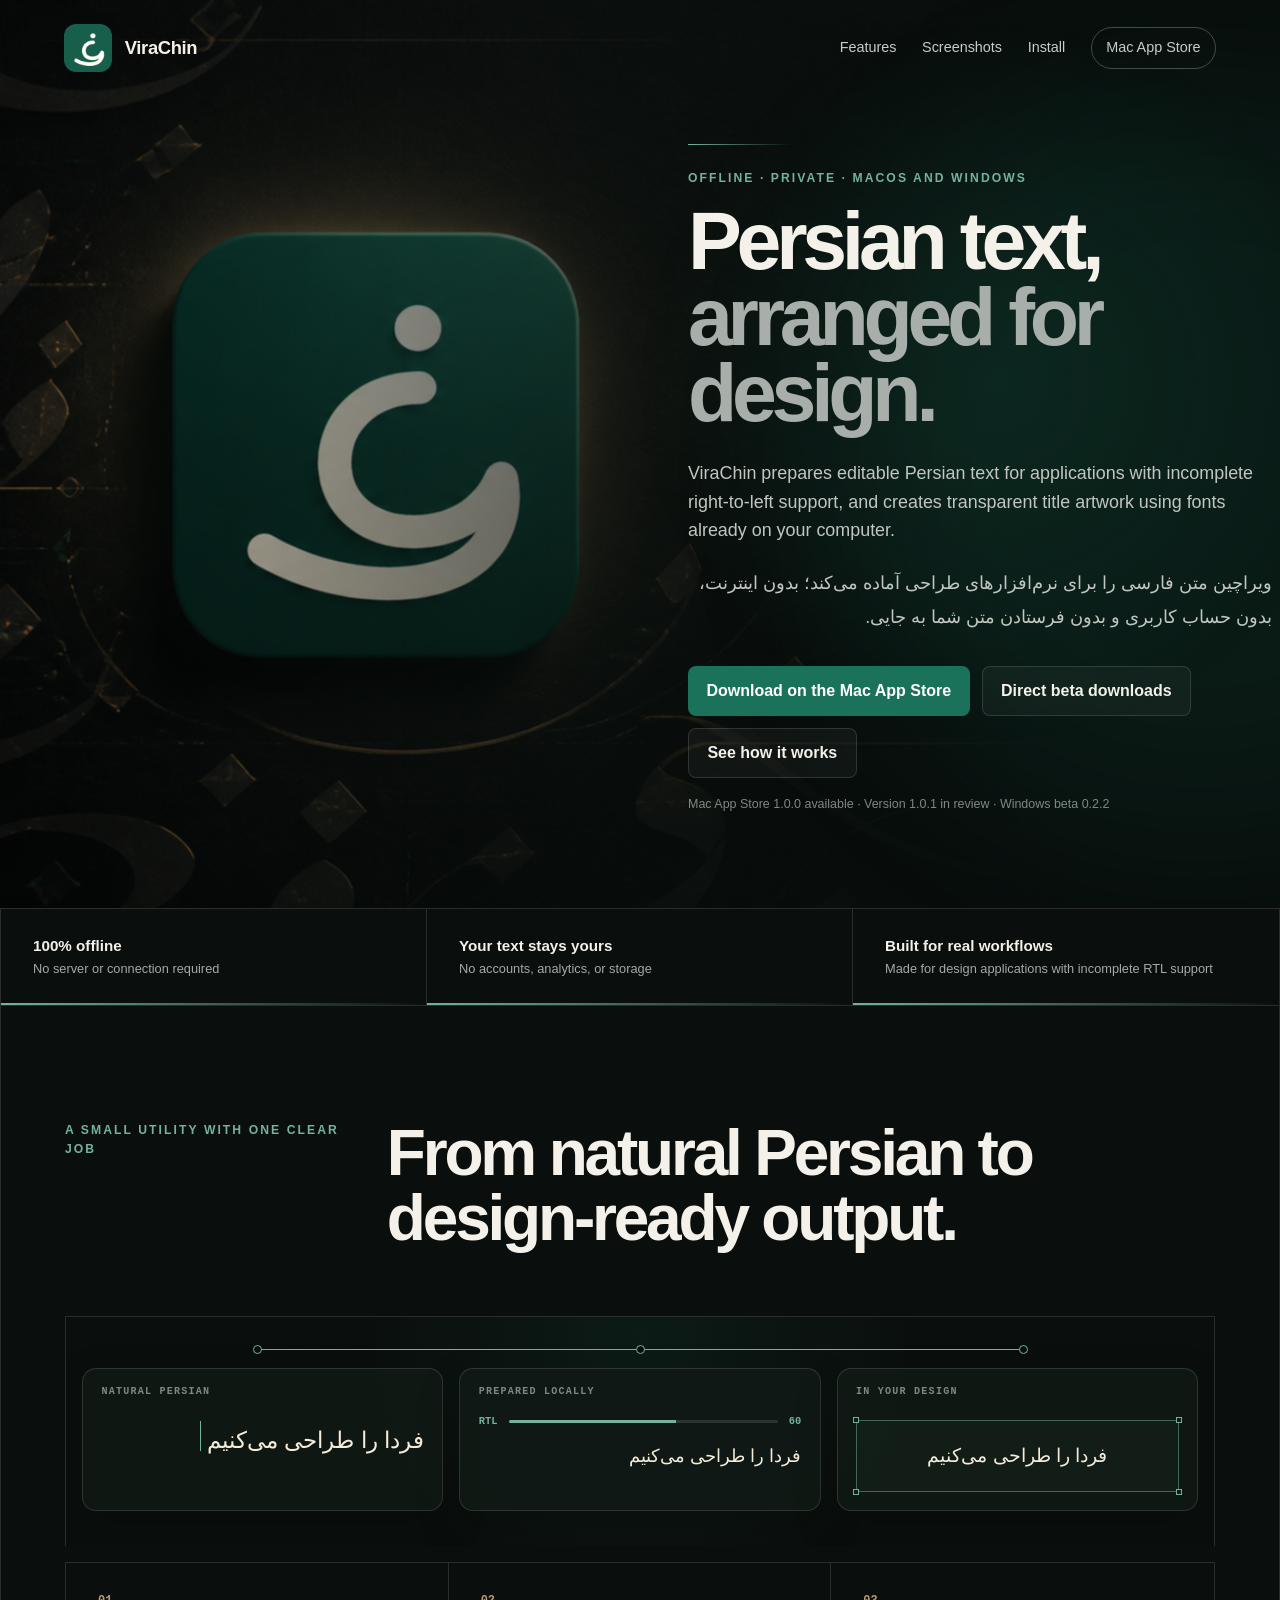
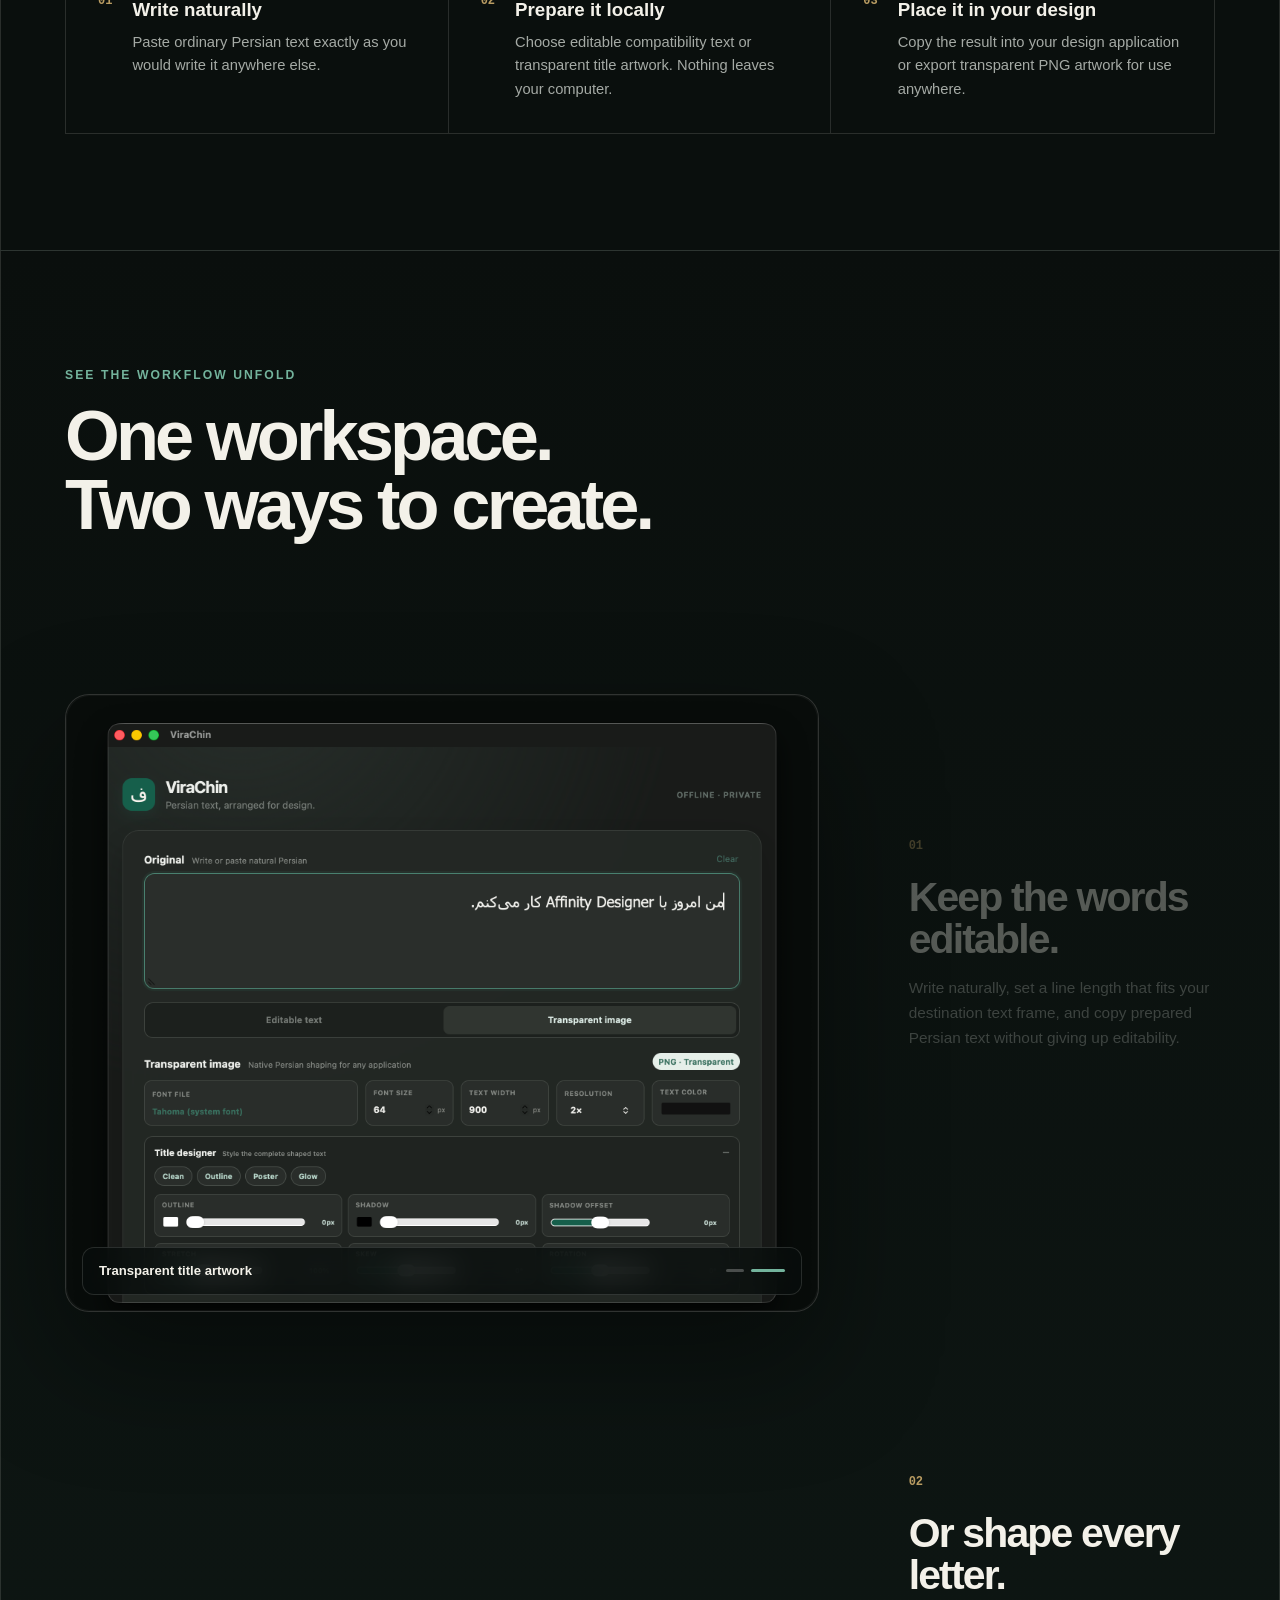
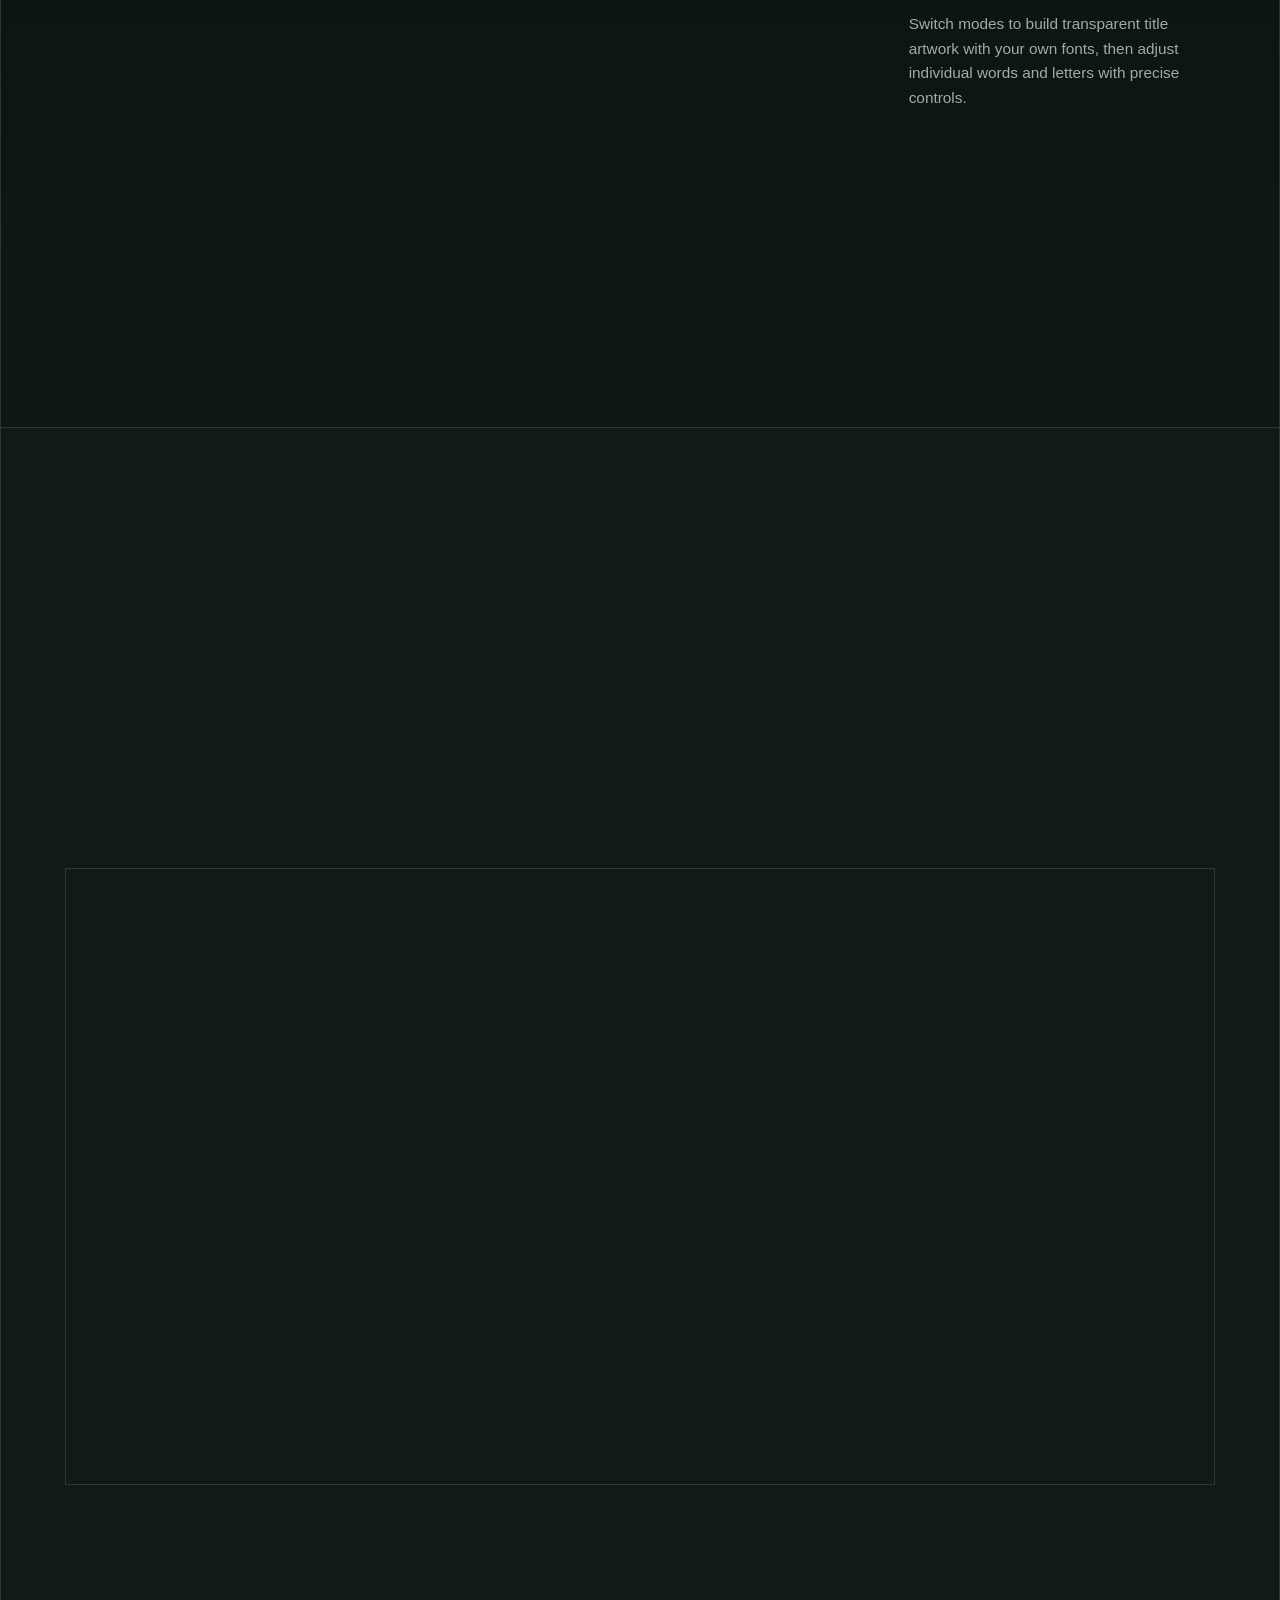
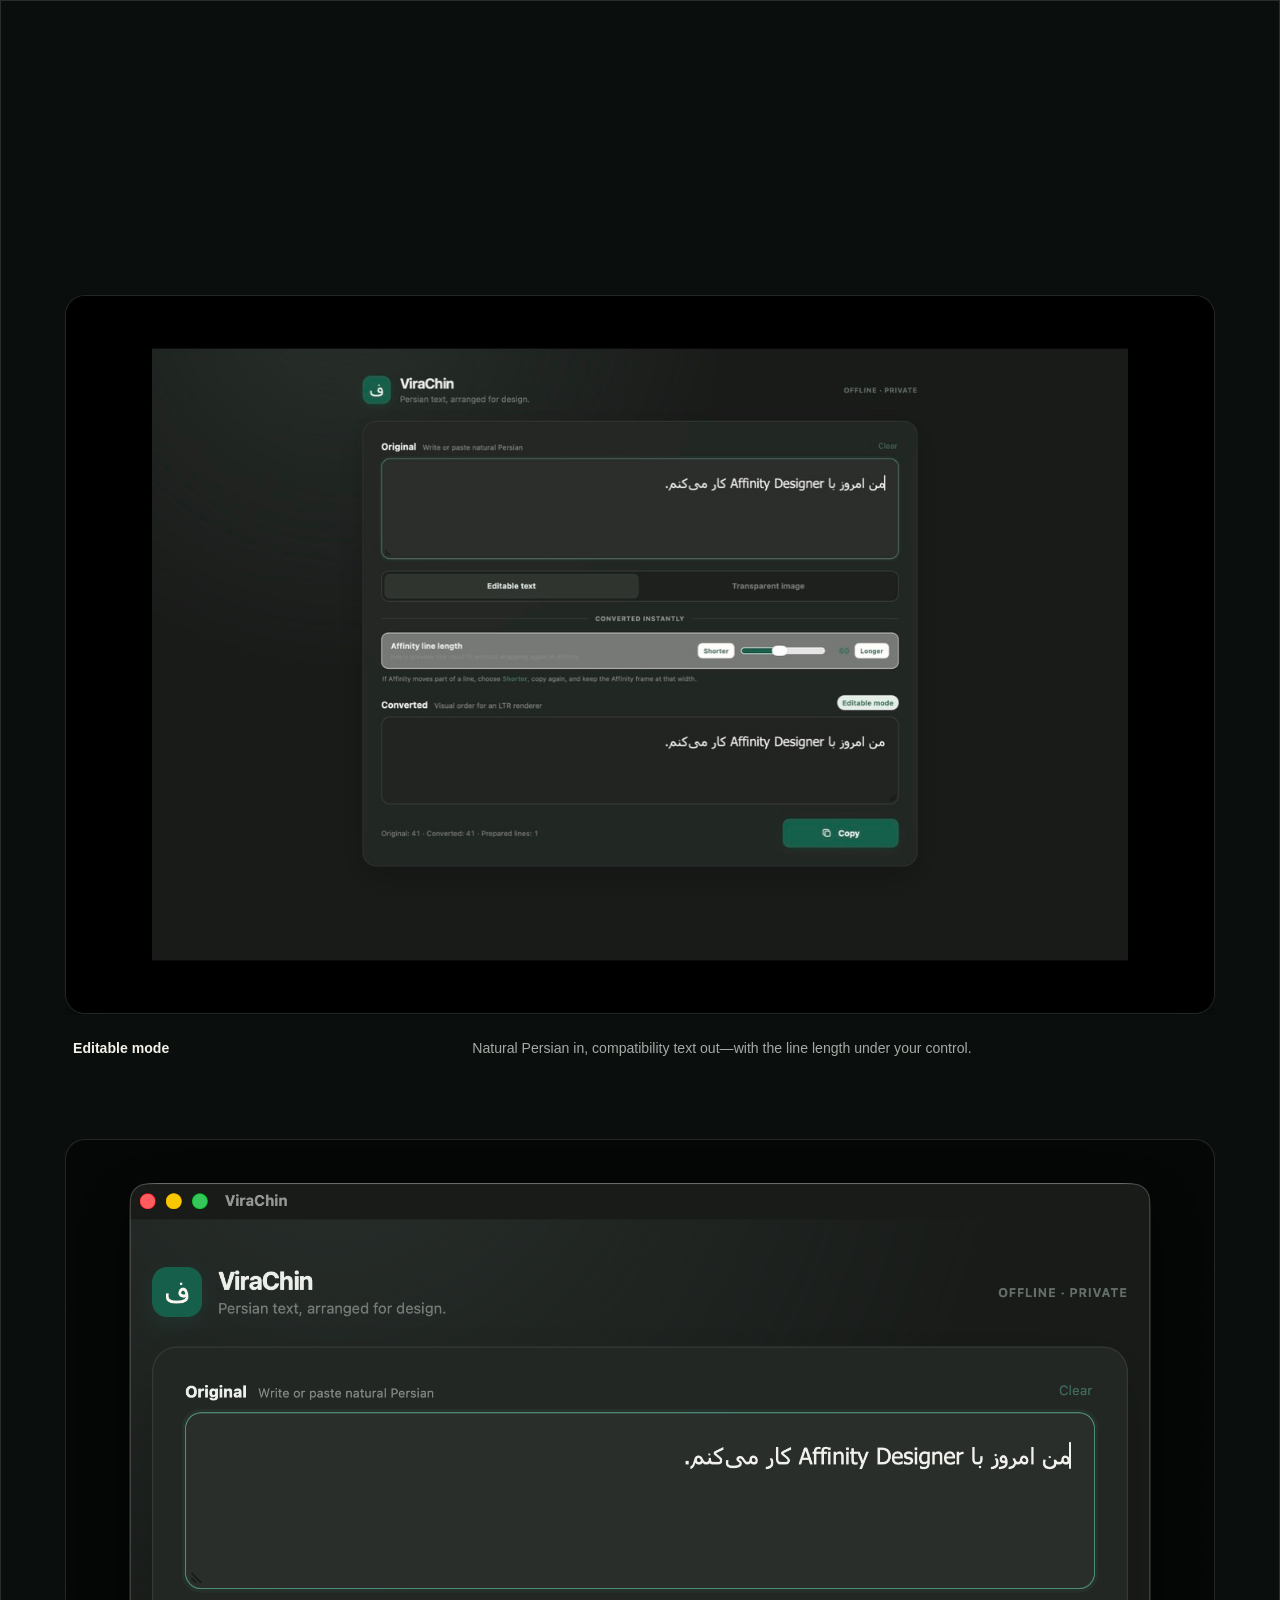
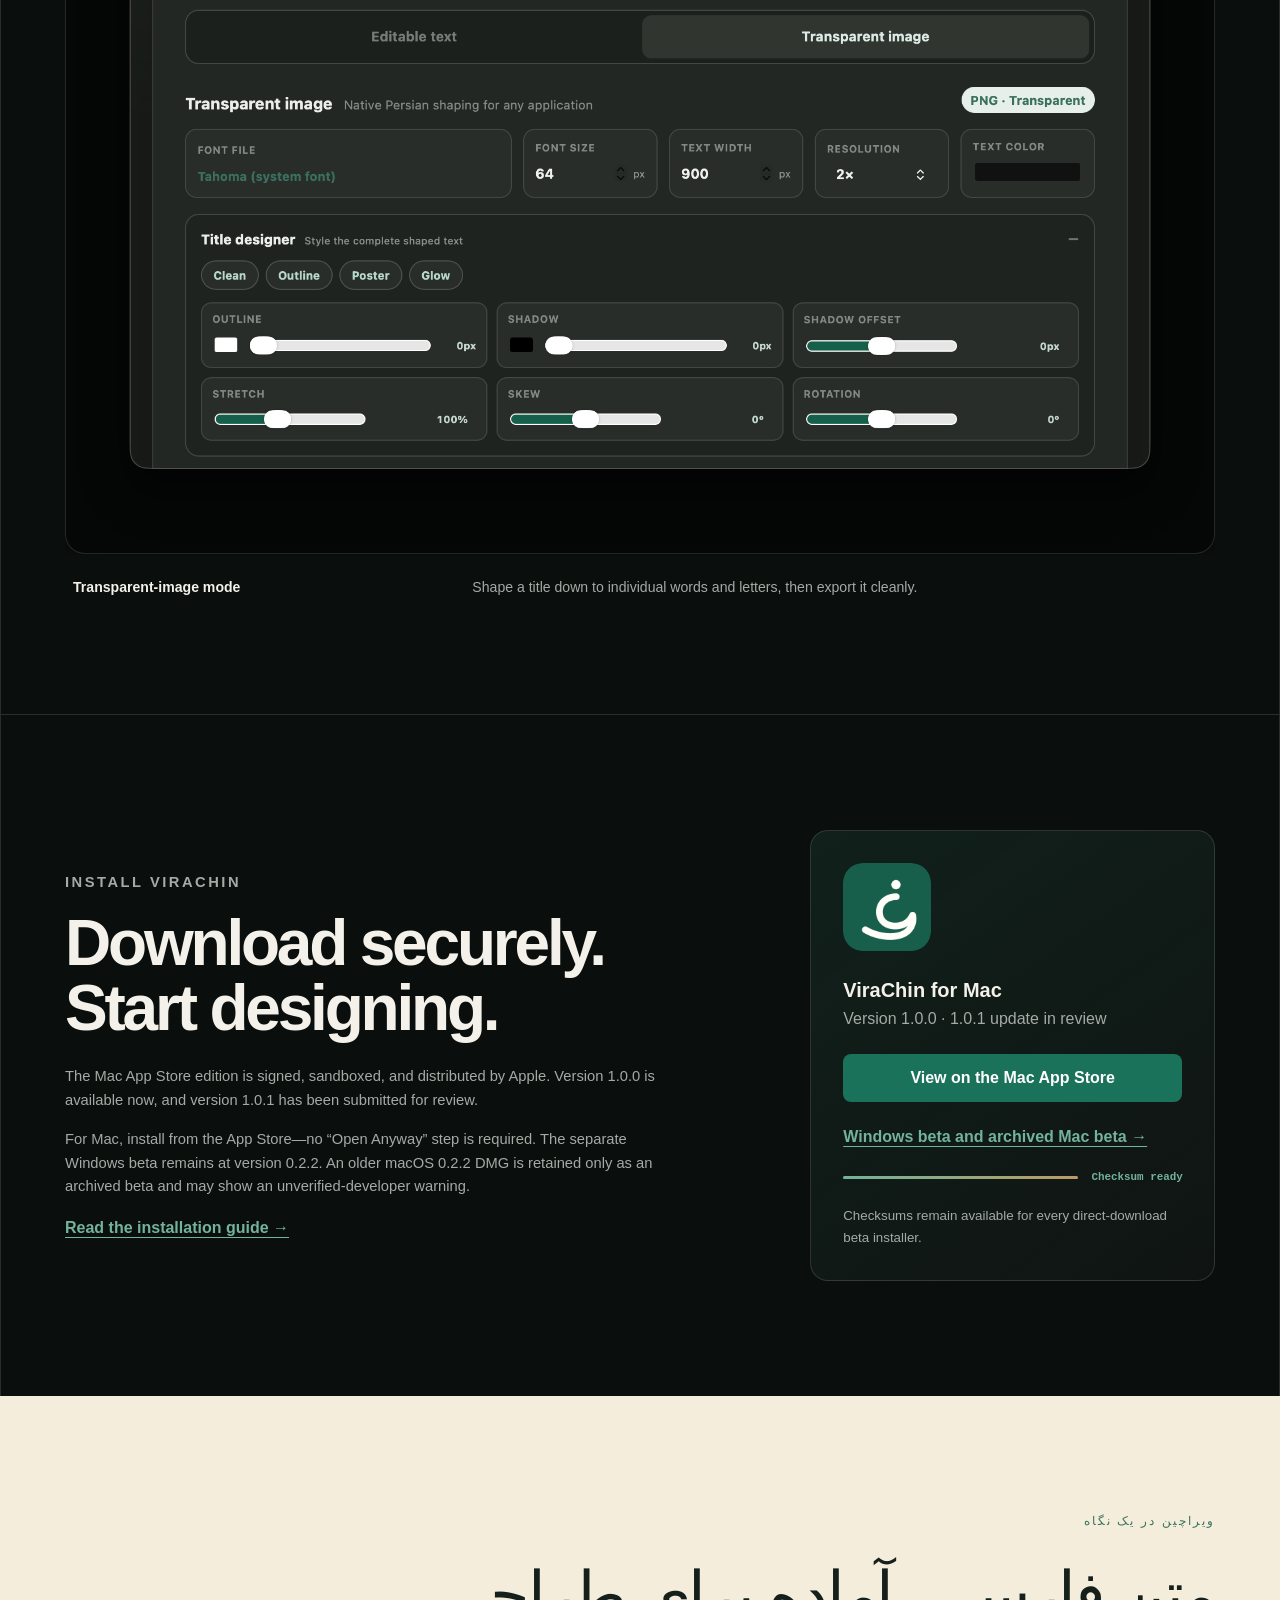
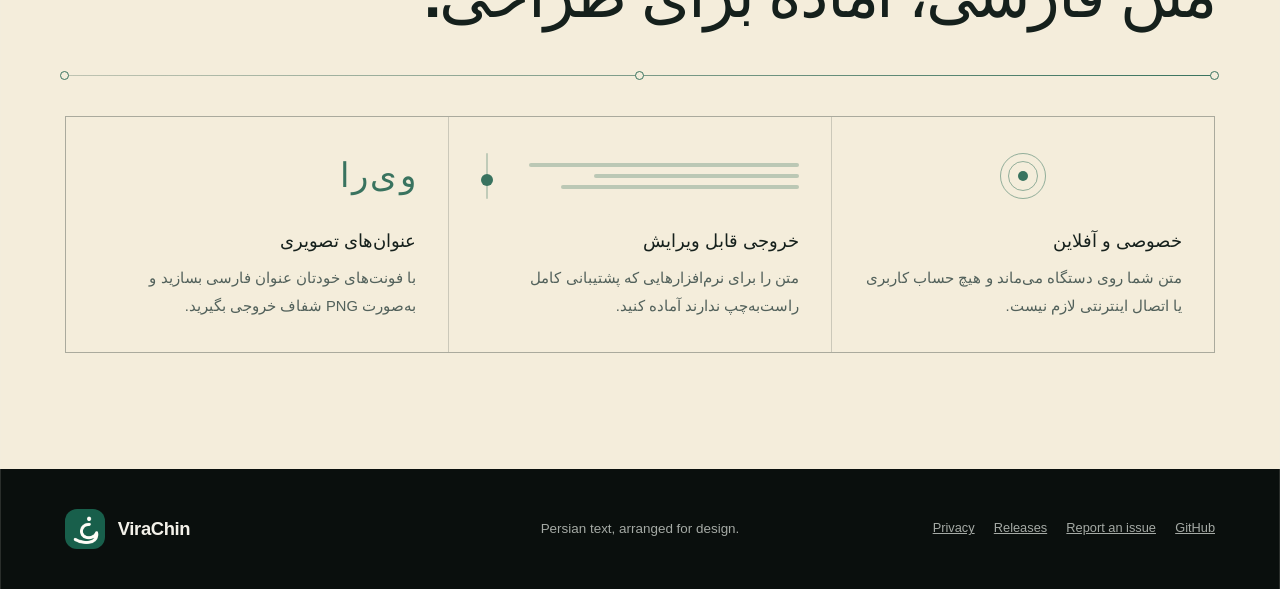
<file: site/index.html>
<!doctype html>
<html lang="en">
  <head>
    <meta charset="utf-8" />
    <meta name="viewport" content="width=device-width, initial-scale=1" />
    <meta name="theme-color" content="#0d1714" />
    <meta name="description" content="ViraChin prepares Persian text and transparent title artwork for design applications—privately and entirely offline." />
    <meta property="og:title" content="ViraChin — Persian text, arranged for design" />
    <meta property="og:description" content="Editable Persian compatibility text and transparent title artwork for macOS and Windows." />
    <meta property="og:image" content="assets/virachin-social-preview.png" />
    <meta property="og:type" content="website" />
    <title>ViraChin — Persian text, arranged for design</title>
    <link rel="icon" type="image/png" href="assets/virachin-icon.png" />
    <link rel="stylesheet" href="styles.css?v=20260909-1" />
    <script src="site.js?v=20260909-1" defer></script>
  </head>
  <body>
    <a class="skip-link" href="#main">Skip to content</a>

    <header class="site-header">
      <a class="brand" href="#top" aria-label="ViraChin home">
        <img src="assets/virachin-icon.png" width="48" height="48" alt="" />
        <span>ViraChin</span>
      </a>
      <nav aria-label="Main navigation">
        <a href="#features">Features</a>
        <a href="#screenshots">Screenshots</a>
        <a href="#install">Install</a>
        <a class="nav-download" href="https://apps.apple.com/app/id6806981817">Mac App Store</a>
      </nav>
    </header>

    <main id="main">
      <section class="hero" id="top">
        <div class="hero-art" aria-hidden="true"></div>
        <div class="hero-glow" aria-hidden="true"></div>
        <div class="hero-copy">
          <p class="eyebrow">Offline · Private · macOS and Windows</p>
          <h1>Persian text,<br /><span>arranged for design.</span></h1>
          <p class="lede">ViraChin prepares editable Persian text for applications with incomplete right-to-left support, and creates transparent title artwork using fonts already on your computer.</p>
          <p class="lede persian" lang="fa" dir="rtl">ویراچین متن فارسی را برای نرم‌افزارهای طراحی آماده می‌کند؛ بدون اینترنت، بدون حساب کاربری و بدون فرستادن متن شما به جایی.</p>
          <div class="hero-actions">
            <a class="button primary" href="https://apps.apple.com/app/id6806981817">Download on the Mac App Store</a>
            <a class="button secondary" href="https://github.com/hanifb1360/ViraChin-Releases/releases/tag/v0.2.2-beta">Direct beta downloads</a>
            <a class="button secondary" href="#how-it-works">See how it works</a>
          </div>
          <p class="release-note">Mac App Store 1.0.0 available · Version 1.0.1 in review · Windows beta 0.2.2</p>
        </div>
      </section>

      <section class="trust-strip" aria-label="Product principles">
        <div><strong>100% offline</strong><span>No server or connection required</span></div>
        <div><strong>Your text stays yours</strong><span>No accounts, analytics, or storage</span></div>
        <div><strong>Built for real workflows</strong><span>Made for design applications with incomplete RTL support</span></div>
      </section>

      <section class="section intro" id="how-it-works">
        <div class="section-heading">
          <p class="eyebrow">A small utility with one clear job</p>
          <h2>From natural Persian to design-ready output.</h2>
        </div>
        <div class="text-journey" aria-hidden="true">
          <div class="journey-path"><i></i><b></b><b></b><b></b></div>
          <div class="journey-scenes">
            <div class="journey-scene journey-write">
              <span class="journey-label">Natural Persian</span>
              <p lang="fa" dir="rtl">فردا را طراحی می‌کنیم</p>
              <i class="journey-caret"></i>
            </div>
            <div class="journey-scene journey-prepare">
              <span class="journey-label">Prepared locally</span>
              <div class="journey-controls"><em>RTL</em><span></span><strong>60</strong></div>
              <p lang="fa" dir="rtl"><i style="--glyph: 0">فردا</i> <i style="--glyph: 1">را</i> <i style="--glyph: 2">طراحی</i> <i style="--glyph: 3">می‌کنیم</i></p>
            </div>
            <div class="journey-scene journey-place">
              <span class="journey-label">In your design</span>
              <div class="journey-frame"><p lang="fa" dir="rtl">فردا را طراحی می‌کنیم</p><i></i><i></i><i></i><i></i></div>
            </div>
          </div>
        </div>
        <ol class="steps">
          <li><span>01</span><div><h3>Write naturally</h3><p>Paste ordinary Persian text exactly as you would write it anywhere else.</p></div></li>
          <li><span>02</span><div><h3>Prepare it locally</h3><p>Choose editable compatibility text or transparent title artwork. Nothing leaves your computer.</p></div></li>
          <li><span>03</span><div><h3>Place it in your design</h3><p>Copy the result into your design application or export transparent PNG artwork for use anywhere.</p></div></li>
        </ol>
      </section>

      <section class="section scroll-story" id="experience" aria-labelledby="experience-title">
        <div class="story-intro">
          <p class="eyebrow">See the workflow unfold</p>
          <h2 id="experience-title">One workspace.<br />Two ways to create.</h2>
        </div>
        <div class="story-layout">
          <div class="story-stage-wrap" aria-hidden="true">
            <div class="story-stage">
              <img class="story-scene is-active" data-story-scene="editable" src="assets/virachin-editable-mode.png?v=20260909-1" alt="" />
              <img class="story-scene" data-story-scene="artwork" src="assets/virachin-transparent-image-mode.png" alt="" />
              <div class="story-caption">
                <span class="story-caption-text is-active" data-story-caption="editable">Editable compatibility text</span>
                <span class="story-caption-text" data-story-caption="artwork">Transparent title artwork</span>
                <span class="story-dots"><i class="is-active"></i><i></i></span>
              </div>
            </div>
          </div>
          <div class="story-steps">
            <article class="story-step is-active" data-story-step="editable">
              <span>01</span>
              <h3>Keep the words editable.</h3>
              <p>Write naturally, set a line length that fits your destination text frame, and copy prepared Persian text without giving up editability.</p>
              <img class="story-mobile-image" src="assets/virachin-editable-mode.png?v=20260909-1" alt="ViraChin preparing editable Persian compatibility text" loading="lazy" />
            </article>
            <article class="story-step" data-story-step="artwork">
              <span>02</span>
              <h3>Or shape every letter.</h3>
              <p>Switch modes to build transparent title artwork with your own fonts, then adjust individual words and letters with precise controls.</p>
              <img class="story-mobile-image" src="assets/virachin-transparent-image-mode.png" alt="ViraChin creating transparent Persian title artwork" loading="lazy" />
            </article>
          </div>
        </div>
      </section>

      <section class="section features" id="features">
        <div class="section-heading">
          <p class="eyebrow">Two focused modes</p>
          <h2>Editable when you need control.<br />Visual when you need freedom.</h2>
        </div>
        <div class="feature-grid">
          <article>
            <p class="feature-number">01</p>
            <h3>Editable compatibility text</h3>
            <p>Prepare Persian text for left-to-right renderers while preserving meaningful Unicode details such as ZWNJ.</p>
            <div class="mode-demo editable-demo" aria-hidden="true">
              <div><span></span><i></i></div><div><span></span><i></i></div><div><span></span><i></i></div>
              <b><i></i></b>
            </div>
            <ul>
              <li>Adjustable line length for destination text frames</li>
              <li>Instant conversion and codepoint inspection</li>
              <li>Copy-ready output that remains editable</li>
            </ul>
          </article>
          <article>
            <p class="feature-number">02</p>
            <h3>Transparent title artwork</h3>
            <p>Use any local TTF or OTF font to create distinctive Persian titles with a transparent background.</p>
            <div class="mode-demo title-demo" aria-hidden="true" lang="fa" dir="rtl">
              <span style="--letter: 0">و</span><span style="--letter: 1">ی</span><span style="--letter: 2">ر</span><span style="--letter: 3">ا</span><span style="--letter: 4">چ</span><span style="--letter: 5">ی</span><span style="--letter: 6">ن</span>
            </div>
            <ul>
              <li>Direct word and letter selection</li>
              <li>Precise spacing, scale, rotation, and position</li>
              <li>Transparent PNG output for any design app</li>
            </ul>
          </article>
        </div>
      </section>

      <section class="section screenshots" id="screenshots">
        <div class="section-heading compact">
          <p class="eyebrow">Designed to stay out of the way</p>
          <h2>A calm workspace for difficult text.</h2>
        </div>
        <figure class="screen screen-wide">
          <img src="assets/virachin-editable-mode.png?v=20260909-1" alt="ViraChin editable compatibility text interface" loading="lazy" />
          <figcaption><strong>Editable mode</strong><span>Natural Persian in, compatibility text out—with the line length under your control.</span></figcaption>
        </figure>
        <figure class="screen screen-wide">
          <img src="assets/virachin-transparent-image-mode.png" alt="ViraChin transparent Persian title designer" loading="lazy" />
          <figcaption><strong>Transparent-image mode</strong><span>Shape a title down to individual words and letters, then export it cleanly.</span></figcaption>
        </figure>
      </section>

      <section class="section install" id="install">
        <div>
          <p class="eyebrow">Install ViraChin</p>
          <h2>Download securely.<br />Start designing.</h2>
          <p>The Mac App Store edition is signed, sandboxed, and distributed by Apple. Version 1.0.0 is available now, and version 1.0.1 has been submitted for review.</p>
          <p>For Mac, install from the App Store—no “Open Anyway” step is required. The separate Windows beta remains at version 0.2.2. An older macOS 0.2.2 DMG is retained only as an archived beta and may show an unverified-developer warning.</p>
          <a class="text-link" href="https://github.com/hanifb1360/ViraChin-Releases#installation">Read the installation guide →</a>
        </div>
        <div class="download-card">
          <img src="assets/virachin-icon.png" width="88" height="88" alt="ViraChin app icon" />
          <div><strong>ViraChin for Mac</strong><span>Version 1.0.0 · 1.0.1 update in review</span></div>
          <a class="button primary" href="https://apps.apple.com/app/id6806981817">View on the Mac App Store</a>
          <a class="text-link" href="https://github.com/hanifb1360/ViraChin-Releases/releases/tag/v0.2.2-beta">Windows beta and archived Mac beta →</a>
          <div class="safe-progress" aria-hidden="true"><span><i></i></span><em>Checksum ready</em></div>
          <small>Checksums remain available for every direct-download beta installer.</small>
        </div>
      </section>

      <section class="section persian-summary" lang="fa" dir="rtl">
        <p class="eyebrow">ویراچین در یک نگاه</p>
        <h2>متن فارسی، آماده برای طراحی.</h2>
        <div class="persian-signal" aria-hidden="true"><i></i><b></b><b></b><b></b></div>
        <div class="persian-grid">
          <article>
            <div class="persian-card-visual privacy-visual" aria-hidden="true"><i></i><b></b><span></span></div>
            <strong>خصوصی و آفلاین</strong><span>متن شما روی دستگاه می‌ماند و هیچ حساب کاربری یا اتصال اینترنتی لازم نیست.</span>
          </article>
          <article>
            <div class="persian-card-visual editable-visual" aria-hidden="true"><i></i><i></i><i></i><b></b></div>
            <strong>خروجی قابل ویرایش</strong><span>متن را برای نرم‌افزارهایی که پشتیبانی کامل راست‌به‌چپ ندارند آماده کنید.</span>
          </article>
          <article>
            <div class="persian-card-visual letters-visual" aria-hidden="true"><i>و</i><i>ی</i><i>ر</i><i>ا</i></div>
            <strong>عنوان‌های تصویری</strong><span>با فونت‌های خودتان عنوان فارسی بسازید و به‌صورت PNG شفاف خروجی بگیرید.</span>
          </article>
        </div>
      </section>
    </main>

    <footer>
      <a class="brand" href="#top"><img src="assets/virachin-icon.png" width="40" height="40" alt="" /><span>ViraChin</span></a>
      <p>Persian text, arranged for design.</p>
      <div><a href="privacy.html">Privacy</a><a href="https://github.com/hanifb1360/ViraChin-Releases/releases">Releases</a><a href="https://github.com/hanifb1360/ViraChin-Releases/issues">Report an issue</a><a href="https://github.com/hanifb1360/ViraChin-Releases">GitHub</a></div>
    </footer>
  </body>
</html>
</file>
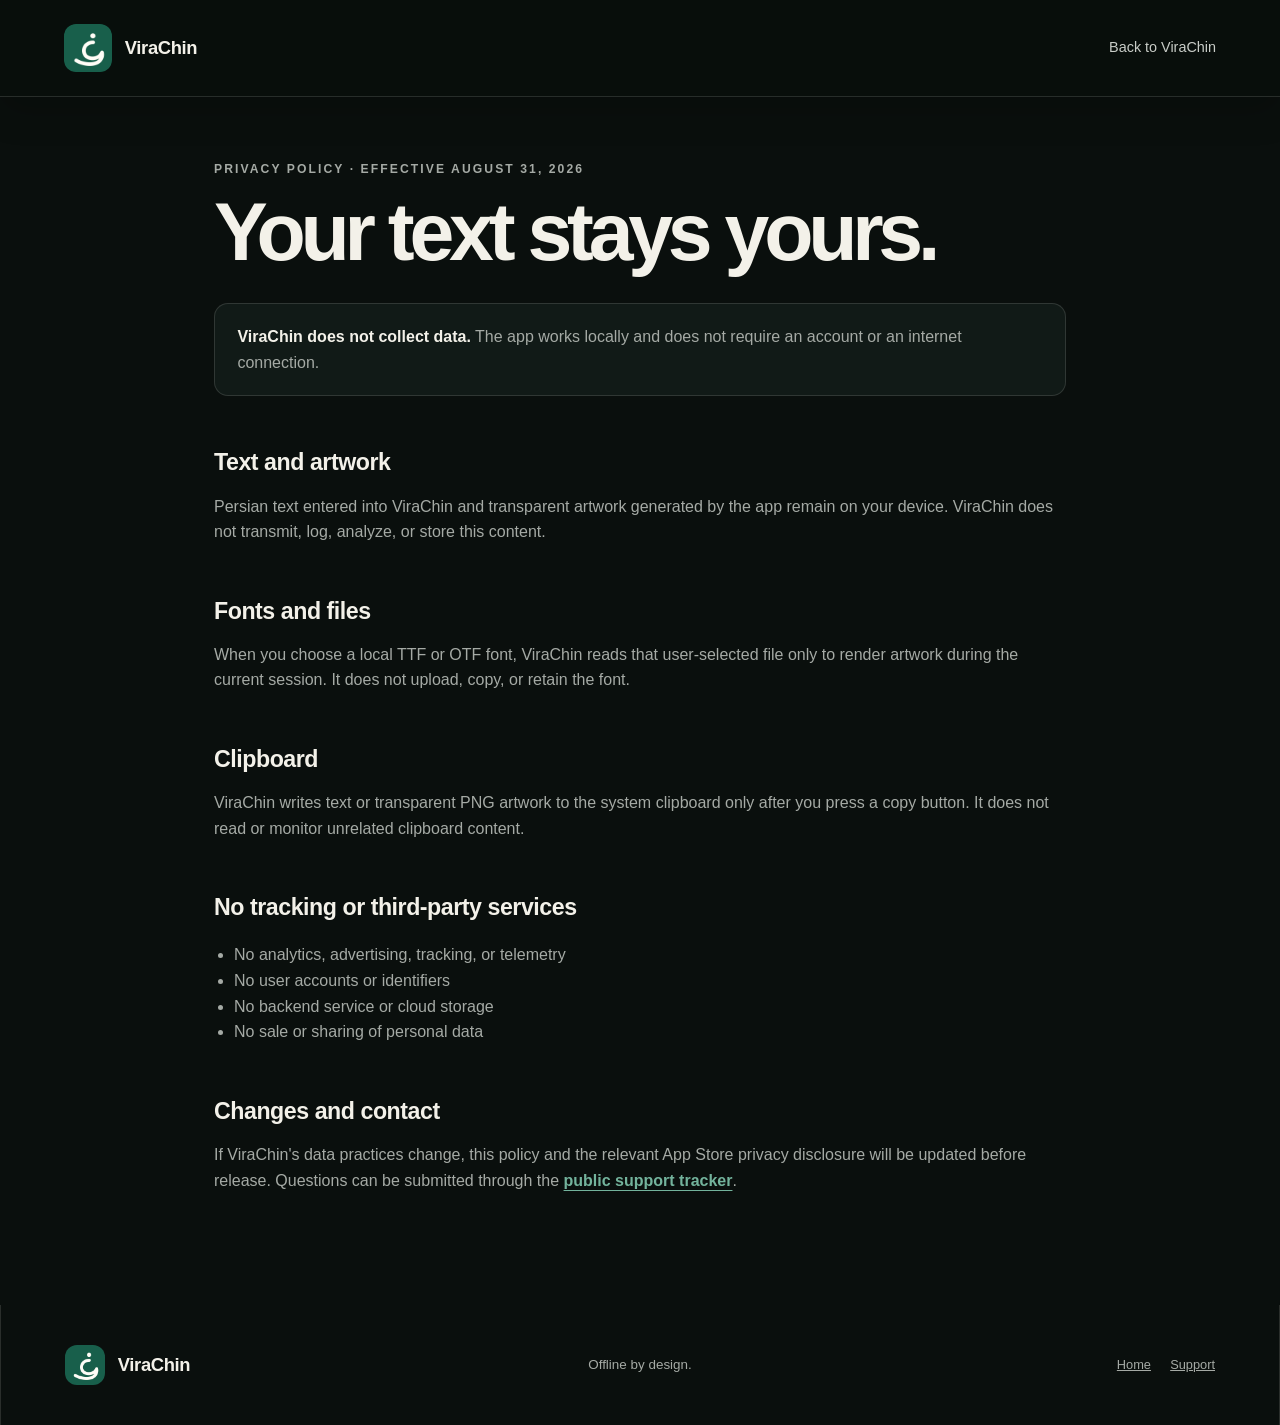
<file: site/privacy.html>
<!doctype html>
<html lang="en">
  <head>
    <meta charset="utf-8" />
    <meta name="viewport" content="width=device-width, initial-scale=1" />
    <meta name="theme-color" content="#0d1714" />
    <meta name="description" content="ViraChin privacy policy: no accounts, analytics, tracking, or data collection." />
    <title>Privacy — ViraChin</title>
    <link rel="icon" type="image/png" href="assets/virachin-icon.png" />
    <link rel="stylesheet" href="styles.css?v=20260831-1" />
    <style>
      .policy { max-width: 900px; min-height: calc(100vh - 180px); margin: 0 auto; padding: 10rem 1.5rem 6rem; }
      .policy h1 { max-width: 760px; }
      .policy h2 { margin: 3rem 0 .75rem; font-size: 1.45rem; letter-spacing: -.02em; }
      .policy p, .policy li { color: var(--muted); }
      .policy strong { color: var(--ink); }
      .policy ul { padding-left: 1.25rem; }
      .policy-note { margin: 2rem 0; padding: 1.25rem 1.4rem; border: 1px solid var(--line); border-radius: 14px; background: var(--panel); }
    </style>
  </head>
  <body>
    <a class="skip-link" href="#main">Skip to content</a>
    <header class="site-header is-scrolled">
      <a class="brand" href="index.html" aria-label="ViraChin home">
        <img src="assets/virachin-icon.png" width="48" height="48" alt="" />
        <span>ViraChin</span>
      </a>
      <nav aria-label="Main navigation"><a href="index.html">Back to ViraChin</a></nav>
    </header>

    <main class="policy" id="main">
      <p class="eyebrow">Privacy policy · Effective August 31, 2026</p>
      <h1>Your text stays yours.</h1>
      <p class="policy-note"><strong>ViraChin does not collect data.</strong> The app works locally and does not require an account or an internet connection.</p>

      <h2>Text and artwork</h2>
      <p>Persian text entered into ViraChin and transparent artwork generated by the app remain on your device. ViraChin does not transmit, log, analyze, or store this content.</p>

      <h2>Fonts and files</h2>
      <p>When you choose a local TTF or OTF font, ViraChin reads that user-selected file only to render artwork during the current session. It does not upload, copy, or retain the font.</p>

      <h2>Clipboard</h2>
      <p>ViraChin writes text or transparent PNG artwork to the system clipboard only after you press a copy button. It does not read or monitor unrelated clipboard content.</p>

      <h2>No tracking or third-party services</h2>
      <ul>
        <li>No analytics, advertising, tracking, or telemetry</li>
        <li>No user accounts or identifiers</li>
        <li>No backend service or cloud storage</li>
        <li>No sale or sharing of personal data</li>
      </ul>

      <h2>Changes and contact</h2>
      <p>If ViraChin's data practices change, this policy and the relevant App Store privacy disclosure will be updated before release. Questions can be submitted through the <a class="text-link" href="https://github.com/hanifb1360/ViraChin-Releases/issues">public support tracker</a>.</p>
    </main>

    <footer>
      <a class="brand" href="index.html"><img src="assets/virachin-icon.png" width="40" height="40" alt="" /><span>ViraChin</span></a>
      <p>Offline by design.</p>
      <div><a href="index.html">Home</a><a href="https://github.com/hanifb1360/ViraChin-Releases/issues">Support</a></div>
    </footer>
  </body>
</html>
</file>
<file: site/styles.css>
:root {
  color-scheme: dark;
  --ink: #f3f1e9;
  --muted: #a5aaa5;
  --bg: #0a0f0d;
  --panel: #111a17;
  --line: rgba(232, 235, 226, 0.14);
  --emerald: #1b725b;
  --emerald-light: #73b39c;
  --cream: #f4eddb;
  --gold: #b99c62;
  font-family: Inter, ui-sans-serif, -apple-system, BlinkMacSystemFont, "Segoe UI", sans-serif;
  font-synthesis: none;
}

* { box-sizing: border-box; }
html { scroll-behavior: smooth; }
body { margin: 0; color: var(--ink); background: var(--bg); line-height: 1.6; }
a { color: inherit; }
img { max-width: 100%; display: block; }
.skip-link { position: fixed; top: 1rem; left: 1rem; z-index: 20; padding: .7rem 1rem; background: var(--cream); color: #0c1512; transform: translateY(-200%); }
.skip-link:focus { transform: none; }

.site-header { position: fixed; inset: 0 0 auto; z-index: 10; width: 100%; max-width: 1440px; margin: auto; padding: 1.5rem clamp(1.25rem, 5vw, 5rem); display: flex; align-items: center; justify-content: space-between; transition: background-color .25s ease, border-color .25s ease, box-shadow .25s ease; border-bottom: 1px solid transparent; }
.site-header.is-scrolled { background: rgba(8, 15, 12, .88); border-bottom-color: var(--line); box-shadow: 0 14px 36px rgba(0,0,0,.18); backdrop-filter: blur(18px); -webkit-backdrop-filter: blur(18px); }
.brand { display: inline-flex; align-items: center; gap: .8rem; font-size: 1.15rem; font-weight: 760; text-decoration: none; letter-spacing: -.02em; }
.brand img { border-radius: 12px; }
nav { display: flex; align-items: center; gap: 1.6rem; }
nav a { color: #c9cdc8; font-size: .9rem; text-decoration: none; }
nav a:hover, nav a:focus-visible { color: white; }
.nav-download { padding: .55rem .9rem; border: 1px solid rgba(255,255,255,.24); border-radius: 99px; }

.hero { position: relative; min-height: 830px; display: grid; align-items: center; overflow: hidden; border-bottom: 1px solid var(--line); }
.hero-art { position: absolute; inset: -4%; background: linear-gradient(90deg, rgba(8,14,12,.12), rgba(8,14,12,.72) 53%, rgba(8,14,12,.98) 82%), url("assets/virachin-hero.png") 32% center / cover no-repeat; transform: scale(1.04); }
.hero-glow { position: absolute; z-index: 1; width: 46rem; height: 46rem; right: -18rem; top: 6rem; border-radius: 50%; background: rgba(28, 118, 91, .12); filter: blur(80px); pointer-events: none; }
.hero::after { content: ""; position: absolute; inset: 0; background: radial-gradient(circle at 78% 42%, rgba(24,112,87,.16), transparent 32%); pointer-events: none; }
.hero-copy { position: relative; z-index: 2; width: min(680px, calc(100% - 2.5rem)); margin-left: max(50%, calc((100% - 1380px)/2 + 680px)); padding: 9rem 3rem 5rem; }
.hero-copy::before { content: ""; display: block; width: 0; height: 1px; margin-bottom: 1.5rem; background: linear-gradient(90deg, var(--emerald-light), transparent); animation: hero-line 1.1s .15s cubic-bezier(.2,.8,.2,1) forwards; }
.eyebrow { margin: 0 0 1rem; color: var(--emerald-light); font-size: .76rem; font-weight: 750; letter-spacing: .17em; text-transform: uppercase; }
h1, h2, h3, p { margin-top: 0; }
h1 { margin-bottom: 1.7rem; font-size: clamp(3.5rem, 6.3vw, 6.6rem); line-height: .94; letter-spacing: -.065em; }
h1 span { color: #a8aea9; }
.lede { max-width: 620px; color: #c1c6c1; font-size: 1.12rem; }
.persian { margin-top: 1.3rem; font-family: Tahoma, "Geeza Pro", sans-serif; line-height: 1.9; }
.hero-actions { display: flex; flex-wrap: wrap; gap: .75rem; margin-top: 2rem; }
.button { position: relative; overflow: hidden; display: inline-flex; min-height: 48px; align-items: center; justify-content: center; padding: .7rem 1.15rem; border-radius: 8px; font-weight: 720; text-decoration: none; transition: transform .22s ease, background .22s ease, box-shadow .22s ease; }
.button:hover { transform: translateY(-2px); }
.button:focus-visible, a:focus-visible { outline: 3px solid var(--cream); outline-offset: 4px; }
.primary { color: white; background: var(--emerald); }
.primary:hover { background: #238168; box-shadow: 0 12px 30px rgba(19,105,81,.26); }
.secondary { border: 1px solid var(--line); background: rgba(255,255,255,.04); }
.release-note { margin-top: 1.1rem; color: #7f8883; font-size: .78rem; }

.trust-strip { max-width: 1380px; margin: 0 auto; display: grid; grid-template-columns: repeat(3, 1fr); border-inline: 1px solid var(--line); }
.trust-strip div { padding: 1.6rem 2rem; border-right: 1px solid var(--line); }
.trust-strip div { position: relative; overflow: hidden; }
.trust-strip div::after { content: ""; position: absolute; left: 0; right: 0; bottom: 0; height: 2px; background: linear-gradient(90deg, var(--emerald-light), transparent); transform-origin: left; }
.trust-strip div:last-child { border-right: 0; }
.trust-strip strong, .trust-strip span { display: block; }
.trust-strip strong { font-size: .95rem; }
.trust-strip span { color: var(--muted); font-size: .8rem; }

.section { max-width: 1380px; margin: 0 auto; padding: clamp(5rem, 9vw, 9rem) clamp(1.25rem, 5vw, 5rem); border-inline: 1px solid var(--line); border-top: 1px solid var(--line); }
.section-heading { display: grid; grid-template-columns: minmax(180px, .7fr) 2fr; align-items: start; gap: 2rem; margin-bottom: 4rem; }
.section-heading h2, .install h2, .persian-summary h2 { margin: 0; font-size: clamp(2.4rem, 5vw, 4.7rem); line-height: 1.02; letter-spacing: -.05em; }
.steps { margin: 0; padding: 0; list-style: none; display: grid; grid-template-columns: repeat(3, 1fr); border: 1px solid var(--line); }
.steps li { display: flex; gap: 1.25rem; padding: 2rem; border-right: 1px solid var(--line); }
.steps li:last-child { border-right: 0; }
.steps > li > span, .feature-number { color: var(--gold); font: 700 .75rem/1 ui-monospace, monospace; }
.steps h3 { margin-bottom: .35rem; }
.steps p, .features article > p, .install p { margin-bottom: 0; color: var(--muted); font-size: .92rem; }

.text-journey { position: relative; margin: 0 0 1rem; padding: 3.2rem 1rem 2.2rem; overflow: hidden; border: 1px solid var(--line); border-bottom: 0; background: radial-gradient(circle at 50% 10%, rgba(35,129,104,.1), transparent 45%); }
.journey-path { position: absolute; z-index: 0; left: 16.66%; right: 16.66%; top: 2rem; height: 1px; background: rgba(255,255,255,.11); }
.journey-path > i { position: absolute; inset: 0; background: linear-gradient(90deg, var(--emerald-light), var(--gold)); transform-origin: left center; }
.journey-path > b { position: absolute; top: -4px; width: 9px; height: 9px; margin-left: -4px; border-radius: 50%; background: var(--bg); border: 1px solid var(--emerald-light); }
.journey-path > b:nth-of-type(1) { left: 0; }
.journey-path > b:nth-of-type(2) { left: 50%; }
.journey-path > b:nth-of-type(3) { left: 100%; }
.journey-scenes { position: relative; z-index: 1; display: grid; grid-template-columns: repeat(3, 1fr); gap: 1rem; }
.journey-scene { position: relative; min-height: 142px; padding: 1.15rem; overflow: hidden; border: 1px solid var(--line); border-radius: 14px; background: rgba(16,25,21,.94); box-shadow: 0 18px 45px rgba(0,0,0,.18); }
.journey-label { display: block; margin-bottom: 1.4rem; color: #7f8883; font: 700 .63rem/1 ui-monospace, monospace; letter-spacing: .12em; text-transform: uppercase; }
.journey-scene p { margin: 0; color: var(--cream); font: 700 clamp(1.05rem, 1.8vw, 1.45rem)/1.8 Tahoma, "Geeza Pro", sans-serif; }
.journey-write p { display: inline-block; float: right; }
.journey-caret { display: block; float: right; width: 1px; height: 1.85rem; margin: .1rem .35rem 0 0; background: var(--emerald-light); }
.journey-controls { display: grid; grid-template-columns: auto 1fr auto; gap: .7rem; align-items: center; margin: -.2rem 0 .75rem; }
.journey-controls em, .journey-controls strong { color: var(--emerald-light); font: 700 .65rem/1 ui-monospace, monospace; }
.journey-controls span { height: 3px; border-radius: 99px; background: linear-gradient(90deg, var(--emerald-light) 62%, rgba(255,255,255,.12) 62%); }
.journey-prepare p { font-size: clamp(.92rem, 1.5vw, 1.15rem); white-space: nowrap; }
.journey-prepare p i { display: inline-block; font-style: normal; }
.journey-frame { position: relative; min-height: 72px; display: grid; place-items: center; border: 1px solid rgba(115,179,156,.5); background: rgba(115,179,156,.04); }
.journey-frame p { font-size: clamp(.95rem, 1.5vw, 1.18rem); }
.journey-frame > i { position: absolute; width: 6px; height: 6px; border: 1px solid var(--emerald-light); background: var(--panel); }
.journey-frame > i:nth-of-type(1) { left: -4px; top: -4px; }.journey-frame > i:nth-of-type(2) { right: -4px; top: -4px; }.journey-frame > i:nth-of-type(3) { left: -4px; bottom: -4px; }.journey-frame > i:nth-of-type(4) { right: -4px; bottom: -4px; }

.motion-ready .text-journey.is-ready .journey-path > i { transform: scaleX(0); }
.motion-ready .text-journey.is-ready .journey-scene { opacity: .18; }
.motion-ready .text-journey.is-ready .journey-write p { clip-path: inset(0 0 0 100%); }
.motion-ready .text-journey.is-ready .journey-caret { opacity: 0; }
.motion-ready .text-journey.is-ready .journey-prepare p i { opacity: 0; transform: scale(.88); }
.motion-ready .text-journey.is-ready .journey-frame { opacity: 0; transform: scale(.94); }
.motion-ready .text-journey.is-animated .journey-path > i { animation: journey-line 2.7s .35s cubic-bezier(.2,.7,.2,1) forwards; }
.motion-ready .text-journey.is-animated .journey-write { animation: journey-card .45s .1s ease-out forwards; }
.motion-ready .text-journey.is-animated .journey-write p { animation: journey-type .7s .28s steps(8,end) forwards; }
.motion-ready .text-journey.is-animated .journey-caret { animation: journey-caret .7s .25s steps(2,end) forwards; }
.motion-ready .text-journey.is-animated .journey-prepare { animation: journey-card .45s 1.05s ease-out forwards; }
.motion-ready .text-journey.is-animated .journey-prepare p i { animation: journey-glyph .32s calc(1.18s + var(--glyph) * 90ms) ease-out forwards; }
.motion-ready .text-journey.is-animated .journey-place { animation: journey-card .45s 2.05s ease-out forwards; }
.motion-ready .text-journey.is-animated .journey-frame { animation: journey-frame .48s 2.2s cubic-bezier(.2,.8,.2,1) forwards; }

@keyframes journey-line { to { transform: scaleX(1); } }
@keyframes journey-card { to { opacity: 1; } }
@keyframes journey-type { to { clip-path: inset(0); } }
@keyframes journey-caret { 0%, 45% { opacity: 1; } 46%, 75% { opacity: 0; } 76%, 100% { opacity: 1; } }
@keyframes journey-glyph { to { opacity: 1; transform: scale(1); } }
@keyframes journey-frame { to { opacity: 1; transform: scale(1); } }

.scroll-story { padding-bottom: clamp(4rem, 8vw, 8rem); background: linear-gradient(180deg, #0a0f0d, #0e1714); }
.story-intro { max-width: 880px; margin-bottom: clamp(3rem, 7vw, 6rem); }
.story-intro h2 { margin: 0; font-size: clamp(2.8rem, 5.5vw, 5.4rem); line-height: .98; letter-spacing: -.055em; }
.story-layout { display: grid; grid-template-columns: minmax(0, 1.6fr) minmax(260px, .65fr); gap: clamp(2.5rem, 7vw, 7rem); align-items: start; }
.story-stage-wrap { position: sticky; top: 7.5rem; height: calc(100vh - 9.5rem); min-height: 520px; display: grid; align-items: center; }
.story-stage { position: relative; width: 100%; aspect-ratio: 1.22 / 1; overflow: hidden; border: 1px solid rgba(255,255,255,.16); border-radius: 24px; background: #080c0a; box-shadow: 0 50px 120px rgba(0,0,0,.42); }
.story-stage::after { content: ""; position: absolute; inset: 0; z-index: 2; border-radius: inherit; box-shadow: inset 0 0 0 1px rgba(255,255,255,.04); pointer-events: none; }
.story-scene { position: absolute; inset: 0; width: 100%; height: 100%; object-fit: cover; object-position: top center; opacity: 0; transform: scale(1.012); transition: opacity .46s ease-out, transform .65s cubic-bezier(.2,.75,.2,1); }
.story-scene.is-active { opacity: 1; transform: scale(1); }
.story-caption { position: absolute; z-index: 3; inset: auto 1rem 1rem; min-height: 48px; display: flex; align-items: center; justify-content: space-between; padding: .75rem 1rem; border: 1px solid rgba(255,255,255,.13); border-radius: 12px; background: rgba(8,14,12,.78); backdrop-filter: blur(14px); -webkit-backdrop-filter: blur(14px); }
.story-caption-text { display: none; font-size: .82rem; font-weight: 700; }
.story-caption-text.is-active { display: block; }
.story-dots { display: flex; gap: .42rem; }
.story-dots i { width: 18px; height: 3px; border-radius: 99px; background: rgba(255,255,255,.25); transition: width .3s ease, background-color .3s ease; }
.story-dots i.is-active { width: 34px; background: var(--emerald-light); }
.story-step { min-height: 72vh; display: flex; flex-direction: column; justify-content: center; opacity: .32; transition: opacity .36s ease; }
.story-step.is-active { opacity: 1; }
.story-step > span { color: var(--gold); font: 700 .75rem/1 ui-monospace, monospace; }
.story-step h3 { margin: 1.5rem 0 1rem; font-size: clamp(2rem, 3.2vw, 3.3rem); line-height: 1.03; letter-spacing: -.045em; }
.story-step p { color: var(--muted); font-size: .96rem; }
.story-mobile-image { display: none; }

.features { background: var(--panel); }
.feature-grid { display: grid; grid-template-columns: repeat(2, 1fr); border: 1px solid var(--line); }
.feature-grid article { min-height: 420px; padding: clamp(2rem, 5vw, 4.5rem); transition: background-color .35s ease, transform .35s cubic-bezier(.2,.8,.2,1); }
.feature-grid article:hover { background: rgba(255,255,255,.025); transform: translateY(-4px); }
.feature-grid article + article { border-left: 1px solid var(--line); }
.feature-grid h3 { margin: 4rem 0 1rem; font-size: 1.8rem; letter-spacing: -.025em; }
.feature-grid ul { margin: 2rem 0 0; padding: 1.5rem 0 0; border-top: 1px solid var(--line); list-style: none; }
.feature-grid li { padding: .55rem 0 .55rem 1.25rem; color: #c9ceca; font-size: .88rem; position: relative; }
.feature-grid li::before { content: ""; position: absolute; left: 0; top: 1.15rem; width: 5px; height: 5px; border-radius: 50%; background: var(--emerald-light); }
.mode-demo { height: 98px; margin: 1.7rem 0 -.25rem; padding: 1rem; border: 1px solid var(--line); border-radius: 12px; background: rgba(4,9,7,.28); }
.editable-demo { position: relative; display: grid; align-content: center; gap: .55rem; padding-right: 4.5rem; }
.editable-demo > div { display: grid; grid-template-columns: minmax(40px, 1fr) minmax(30px, .45fr); gap: .45rem; direction: rtl; }
.editable-demo > div span, .editable-demo > div i { display: block; height: 4px; border-radius: 99px; background: rgba(255,255,255,.15); transform-origin: right; }
.editable-demo > div span { background: rgba(115,179,156,.58); }
.editable-demo > b { position: absolute; right: 1rem; top: 1rem; bottom: 1rem; width: 2.3rem; border: 1px solid rgba(255,255,255,.13); border-radius: 99px; }
.editable-demo > b i { position: absolute; left: 50%; top: 52%; width: 14px; height: 14px; margin: -7px; border-radius: 50%; background: var(--cream); box-shadow: 0 0 0 4px rgba(115,179,156,.18); }
.title-demo { display: flex; align-items: center; justify-content: center; gap: .04em; color: var(--cream); font: 700 clamp(1.8rem, 3vw, 2.7rem)/1 Tahoma, "Geeza Pro", sans-serif; }
.title-demo span { display: inline-block; }

.compact { margin-bottom: 3rem; }
.screen { margin: 0 0 5rem; }
.screen:last-child { margin-bottom: 0; }
.screen img { width: 100%; border: 1px solid var(--line); border-radius: 20px; background: #050706; box-shadow: 0 40px 100px rgba(0,0,0,.32); transition: transform .55s cubic-bezier(.2,.8,.2,1), border-color .4s ease, box-shadow .55s ease; }
.screen:hover img { transform: translateY(-6px) scale(1.006); border-color: rgba(115,179,156,.35); box-shadow: 0 52px 120px rgba(0,0,0,.42); }
.screen figcaption { display: grid; grid-template-columns: 1fr 2fr; gap: 2rem; padding: 1.4rem .5rem 0; color: var(--muted); font-size: .88rem; }
.screen figcaption strong { color: var(--ink); }

.install { display: grid; grid-template-columns: 1.35fr .85fr; gap: clamp(3rem, 8vw, 8rem); align-items: center; }
.install h2 { margin-bottom: 1.5rem; }
.install p { max-width: 600px; margin-bottom: 1rem; }
.text-link { color: var(--emerald-light); font-weight: 700; text-underline-offset: 4px; }
.download-card { padding: 2rem; display: grid; gap: 1.4rem; border: 1px solid var(--line); border-radius: 18px; background: linear-gradient(145deg, rgba(39,84,69,.25), rgba(255,255,255,.025)); }
.download-card img { border-radius: 20px; }
.download-card strong, .download-card span { display: block; }
.download-card strong { font-size: 1.25rem; }
.download-card span, .download-card small { color: var(--muted); }
.safe-progress { display: grid; grid-template-columns: 1fr auto; align-items: center; gap: .8rem; }
.safe-progress > span { height: 3px; overflow: hidden; border-radius: 99px; background: rgba(255,255,255,.12); }
.safe-progress > span i { display: block; width: 100%; height: 100%; background: linear-gradient(90deg, var(--emerald-light), var(--gold)); transform-origin: left; }
.safe-progress em { color: var(--emerald-light); font: 700 .68rem/1 ui-monospace, monospace; font-style: normal; white-space: nowrap; }

.persian-summary { background: var(--cream); color: #15201c; font-family: Tahoma, "Geeza Pro", sans-serif; }
.persian-summary .eyebrow { color: #39735f; }
.persian-summary h2 {
  margin-bottom: 1.7rem;
  padding-block: .12em .22em;
  line-height: 1.22;
  letter-spacing: -.035em;
}
.persian-signal { position: relative; height: 1px; margin: 0 0 2.5rem; background: rgba(19,38,31,.15); }
.persian-signal > i { position: absolute; inset: 0; background: linear-gradient(270deg, #39735f, rgba(57,115,95,.12)); transform-origin: right; }
.persian-signal > b { position: absolute; top: -4px; width: 9px; height: 9px; margin-right: -4px; border: 1px solid #39735f; border-radius: 50%; background: var(--cream); }
.persian-signal > b:nth-of-type(1) { right: 0; }.persian-signal > b:nth-of-type(2) { right: 50%; }.persian-signal > b:nth-of-type(3) { right: 100%; }
.persian-grid { display: grid; grid-template-columns: repeat(3, 1fr); gap: 1px; background: rgba(19,38,31,.18); border: 1px solid rgba(19,38,31,.18); }
.persian-grid article { margin: 0; padding: 2rem; background: var(--cream); }
.persian-grid strong, .persian-grid span { display: block; }
.persian-grid strong { margin-bottom: .6rem; font-size: 1.1rem; }
.persian-grid span { color: #52615b; font-size: .92rem; line-height: 1.9; }
.persian-card-visual { position: relative; height: 54px; margin-bottom: 1.5rem; color: #39735f; }
.privacy-visual { display: grid; place-items: center; }
.privacy-visual i, .privacy-visual b, .privacy-visual span { position: absolute; display: block; border: 1px solid rgba(57,115,95,.52); border-radius: 50%; }
.privacy-visual i { width: 46px; height: 46px; }.privacy-visual b { width: 30px; height: 30px; }.privacy-visual span { width: 10px; height: 10px; border: 0; background: #39735f; }
.editable-visual { display: grid; align-content: center; gap: 7px; padding-left: 3rem; }
.editable-visual i { display: block; width: 100%; height: 4px; border-radius: 99px; background: rgba(57,115,95,.3); transform-origin: right; }
.editable-visual i:nth-child(2) { width: 76%; }.editable-visual i:nth-child(3) { width: 88%; }
.editable-visual b { position: absolute; left: .3rem; top: 4px; bottom: 4px; width: 2px; border-radius: 99px; background: rgba(57,115,95,.28); }
.editable-visual b::after { content: ""; position: absolute; left: 50%; top: 58%; width: 12px; height: 12px; margin: -6px; border-radius: 50%; background: #39735f; }
.letters-visual { display: flex; align-items: center; justify-content: flex-start; gap: .08em; font: 700 2.1rem/1 Tahoma, "Geeza Pro", sans-serif; }
.letters-visual i { display: inline-block; font-style: normal; }

footer { max-width: 1380px; margin: 0 auto; padding: 2.5rem clamp(1.25rem, 5vw, 5rem); display: grid; grid-template-columns: 1fr 1fr 1fr; align-items: center; border-inline: 1px solid var(--line); }
footer p { margin: 0; text-align: center; color: var(--muted); font-size: .84rem; }
footer > div { display: flex; justify-content: flex-end; gap: 1.2rem; }
footer > div a { color: var(--muted); font-size: .8rem; }

/* Content stays visible by default. JavaScript adds these classes only when
   the observer is available, so a script failure can never hide the page. */
.motion-ready .reveal-item { opacity: 0; transition: opacity .38s ease-out var(--reveal-delay, 0ms); }
.motion-ready .reveal-item.is-visible { opacity: 1; }

.motion-ready .sequence-ready.hero .hero-art { filter: saturate(.55) brightness(.72); }
.motion-ready .sequence-ready.hero .hero-copy > * { opacity: 0; transform: translateY(10px); }
.motion-ready .sequence-ready.hero.is-animated .hero-art { animation: hero-develop .95s ease-out forwards; }
.motion-ready .sequence-ready.hero.is-animated .hero-copy > * { animation: hero-copy-in .55s ease-out forwards; }
.motion-ready .sequence-ready.hero.is-animated .hero-copy > *:nth-child(2) { animation-delay: .08s; }
.motion-ready .sequence-ready.hero.is-animated .hero-copy > *:nth-child(3) { animation-delay: .16s; }
.motion-ready .sequence-ready.hero.is-animated .hero-copy > *:nth-child(4) { animation-delay: .24s; }
.motion-ready .sequence-ready.hero.is-animated .hero-copy > *:nth-child(5) { animation-delay: .32s; }
.motion-ready .sequence-ready.hero.is-animated .hero-copy > *:nth-child(6) { animation-delay: .4s; }
.motion-ready .sequence-ready.hero.is-animated .hero-copy > *:nth-child(7) { animation-delay: .48s; }
.motion-ready .sequence-ready.trust-strip > div::after { transform: scaleX(0); }
.motion-ready .sequence-ready.trust-strip.is-animated > div::after { animation: principle-line .65s ease-out forwards; }
.motion-ready .sequence-ready.trust-strip.is-animated > div:nth-child(2)::after { animation-delay: .12s; }
.motion-ready .sequence-ready.trust-strip.is-animated > div:nth-child(3)::after { animation-delay: .24s; }
.motion-ready .sequence-ready.features .editable-demo > div span, .motion-ready .sequence-ready.features .editable-demo > div i { transform: scaleX(.08); }
.motion-ready .sequence-ready.features .editable-demo > b i { transform: translateY(18px) scale(.7); opacity: 0; }
.motion-ready .sequence-ready.features .title-demo span { opacity: 0; transform: translateY(9px) rotate(-3deg); }
.motion-ready .sequence-ready.features .title-demo span:nth-child(even) { transform: translateY(9px) rotate(3deg); }
.motion-ready .sequence-ready.features.is-animated .editable-demo > div span, .motion-ready .sequence-ready.features.is-animated .editable-demo > div i { animation: demo-line .48s ease-out forwards; }
.motion-ready .sequence-ready.features.is-animated .editable-demo > div:nth-child(2) span, .motion-ready .sequence-ready.features.is-animated .editable-demo > div:nth-child(2) i { animation-delay: .12s; }
.motion-ready .sequence-ready.features.is-animated .editable-demo > div:nth-child(3) span, .motion-ready .sequence-ready.features.is-animated .editable-demo > div:nth-child(3) i { animation-delay: .24s; }
.motion-ready .sequence-ready.features.is-animated .editable-demo > b i { animation: demo-control .5s .38s cubic-bezier(.2,.8,.2,1) forwards; }
.motion-ready .sequence-ready.features.is-animated .title-demo span { animation: demo-letter .38s calc(.12s + var(--letter) * 65ms) ease-out forwards; }
.motion-ready .screen.reveal-item img { clip-path: inset(8% 0 0); filter: saturate(.55) brightness(.72); }
.motion-ready .screen.reveal-item.is-visible img { animation: screen-uncover .72s .08s ease-out forwards; }
.motion-ready .sequence-ready.install .safe-progress > span i { transform: scaleX(0); }
.motion-ready .sequence-ready.install .safe-progress em { opacity: 0; }
.motion-ready .sequence-ready.install.is-animated .safe-progress > span i { animation: safe-fill .85s .28s ease-out forwards; }
.motion-ready .sequence-ready.install.is-animated .safe-progress em { animation: safe-label .35s 1s ease-out forwards; }
.motion-ready .sequence-ready.persian-summary h2 { clip-path: inset(-.25em 0 -.3em 100%); }
.motion-ready .sequence-ready.persian-summary .persian-signal > i { transform: scaleX(0); }
.motion-ready .sequence-ready.persian-summary .persian-grid article { opacity: .22; transform: translateY(8px); }
.motion-ready .sequence-ready.persian-summary .privacy-visual > *, .motion-ready .sequence-ready.persian-summary .letters-visual i { opacity: 0; transform: scale(.55); }
.motion-ready .sequence-ready.persian-summary .editable-visual i { transform: scaleX(.08); }
.motion-ready .sequence-ready.persian-summary .editable-visual b { opacity: 0; }
.motion-ready .sequence-ready.persian-summary.is-animated h2 { animation: persian-heading .72s ease-out forwards; }
.motion-ready .sequence-ready.persian-summary.is-animated .persian-signal > i { animation: persian-flow .9s .3s ease-out forwards; }
.motion-ready .sequence-ready.persian-summary.is-animated .persian-grid article { animation: persian-card-in .5s ease-out forwards; }
.motion-ready .sequence-ready.persian-summary.is-animated .persian-grid article:nth-child(1) { animation-delay: .45s; }
.motion-ready .sequence-ready.persian-summary.is-animated .persian-grid article:nth-child(2) { animation-delay: .62s; }
.motion-ready .sequence-ready.persian-summary.is-animated .persian-grid article:nth-child(3) { animation-delay: .79s; }
.motion-ready .sequence-ready.persian-summary.is-animated .privacy-visual > * { animation: persian-ring .42s .62s ease-out forwards; }
.motion-ready .sequence-ready.persian-summary.is-animated .privacy-visual b { animation-delay: .72s; }.motion-ready .sequence-ready.persian-summary.is-animated .privacy-visual span { animation-delay: .82s; }
.motion-ready .sequence-ready.persian-summary.is-animated .editable-visual i { animation: persian-line .42s ease-out forwards; }
.motion-ready .sequence-ready.persian-summary.is-animated .editable-visual i:nth-child(1) { animation-delay: .76s; }.motion-ready .sequence-ready.persian-summary.is-animated .editable-visual i:nth-child(2) { animation-delay: .86s; }.motion-ready .sequence-ready.persian-summary.is-animated .editable-visual i:nth-child(3) { animation-delay: .96s; }
.motion-ready .sequence-ready.persian-summary.is-animated .editable-visual b { animation: persian-fade .35s 1.04s ease-out forwards; }
.motion-ready .sequence-ready.persian-summary.is-animated .letters-visual i { animation: persian-letter .35s ease-out forwards; }
.motion-ready .sequence-ready.persian-summary.is-animated .letters-visual i:nth-child(1) { animation-delay: .94s; }.motion-ready .sequence-ready.persian-summary.is-animated .letters-visual i:nth-child(2) { animation-delay: 1.02s; }.motion-ready .sequence-ready.persian-summary.is-animated .letters-visual i:nth-child(3) { animation-delay: 1.1s; }.motion-ready .sequence-ready.persian-summary.is-animated .letters-visual i:nth-child(4) { animation-delay: 1.18s; }

@keyframes hero-develop { to { filter: saturate(1) brightness(1); } }
@keyframes hero-copy-in { to { opacity: 1; transform: translateY(0); } }
@keyframes principle-line { to { transform: scaleX(1); } }
@keyframes demo-line { to { transform: scaleX(1); } }
@keyframes demo-control { to { opacity: 1; transform: translateY(0) scale(1); } }
@keyframes demo-letter { to { opacity: 1; transform: translateY(0) rotate(0); } }
@keyframes screen-uncover { to { clip-path: inset(0); filter: saturate(1) brightness(1); } }
@keyframes safe-fill { to { transform: scaleX(1); } }
@keyframes safe-label { to { opacity: 1; } }
@keyframes persian-heading { to { clip-path: inset(-.25em 0 -.3em 0); } }
@keyframes persian-flow { to { transform: scaleX(1); } }
@keyframes persian-card-in { to { opacity: 1; transform: translateY(0); } }
@keyframes persian-ring { to { opacity: 1; transform: scale(1); } }
@keyframes persian-line { to { transform: scaleX(1); } }
@keyframes persian-fade { to { opacity: 1; } }
@keyframes persian-letter { to { opacity: 1; transform: scale(1); } }

@keyframes hero-line { to { width: 6.5rem; } }

@media (max-width: 900px) {
  nav > a:not(.nav-download) { display: none; }
  .hero { min-height: 780px; }
  .hero-art { opacity: .5; background-position: 25% center; }
  .hero-copy { width: calc(100% - 2.5rem); margin: 0; padding: 10rem 0 4rem; justify-self: center; }
  .trust-strip, .steps, .feature-grid, .persian-grid { grid-template-columns: 1fr; }
  .text-journey { padding-inline: .8rem; }
  .journey-scenes { grid-template-columns: 1fr; }
  .journey-path { display: none; }
  .journey-scene { min-height: 126px; }
  .trust-strip div, .steps li { border-right: 0; border-bottom: 1px solid var(--line); }
  .trust-strip div:last-child, .steps li:last-child { border-bottom: 0; }
  .section-heading, .install { grid-template-columns: 1fr; }
  .story-layout { grid-template-columns: 1fr; }
  .story-stage-wrap { display: none; }
  .story-steps { display: grid; gap: 3.5rem; }
  .story-step { min-height: auto; opacity: 1; }
  .story-mobile-image { display: block; margin-top: 1.5rem; border: 1px solid var(--line); border-radius: 16px; background: #050706; }
  .feature-grid article + article { border-left: 0; border-top: 1px solid var(--line); }
  .screen figcaption { grid-template-columns: 1fr; gap: .25rem; }
  footer { grid-template-columns: 1fr; gap: 1.25rem; text-align: center; }
  footer .brand { justify-content: center; }
  footer > div { justify-content: center; flex-wrap: wrap; }
}

@media (max-width: 520px) {
  .site-header { padding: 1rem 1.1rem; }
  .brand img { width: 40px; height: 40px; }
  h1 { font-size: 3.35rem; }
  .hero-copy { padding-top: 8.5rem; }
  .hero-actions .button { width: 100%; }
  .section { padding-block: 4.5rem; }
  .feature-grid h3 { margin-top: 2.5rem; }
}

@media (prefers-reduced-motion: reduce) {
  html { scroll-behavior: auto; }
  *, *::before, *::after { animation-duration: .001ms !important; animation-iteration-count: 1 !important; scroll-behavior: auto !important; transition-duration: .001ms !important; }
  .motion-ready .reveal-item { opacity: 1; }
  .story-scene, .story-step, .story-dots i { transition: none; }
  .motion-ready .text-journey.is-ready .journey-path > i { transform: scaleX(1); }
  .motion-ready .text-journey.is-ready .journey-scene, .motion-ready .text-journey.is-ready .journey-caret, .motion-ready .text-journey.is-ready .journey-prepare p i, .motion-ready .text-journey.is-ready .journey-frame { opacity: 1; transform: none; }
  .motion-ready .text-journey.is-ready .journey-write p { clip-path: none; }
  .motion-ready .sequence-ready.hero .hero-art { filter: none; }
  .motion-ready .sequence-ready.hero .hero-copy > *, .motion-ready .sequence-ready.features .title-demo span, .motion-ready .sequence-ready.install .safe-progress em { opacity: 1; transform: none; }
  .motion-ready .sequence-ready.trust-strip > div::after, .motion-ready .sequence-ready.features .editable-demo > div span, .motion-ready .sequence-ready.features .editable-demo > div i, .motion-ready .sequence-ready.install .safe-progress > span i { transform: none; }
  .motion-ready .sequence-ready.features .editable-demo > b i { opacity: 1; transform: none; }
  .motion-ready .screen.reveal-item img { clip-path: none; filter: none; }
  .motion-ready .sequence-ready.persian-summary h2 { clip-path: none; }
  .motion-ready .sequence-ready.persian-summary .persian-signal > i, .motion-ready .sequence-ready.persian-summary .editable-visual i { transform: none; }
  .motion-ready .sequence-ready.persian-summary .persian-grid article, .motion-ready .sequence-ready.persian-summary .privacy-visual > *, .motion-ready .sequence-ready.persian-summary .letters-visual i { opacity: 1; transform: none; }
  .motion-ready .sequence-ready.persian-summary .editable-visual b { opacity: 1; }
}
</file>
